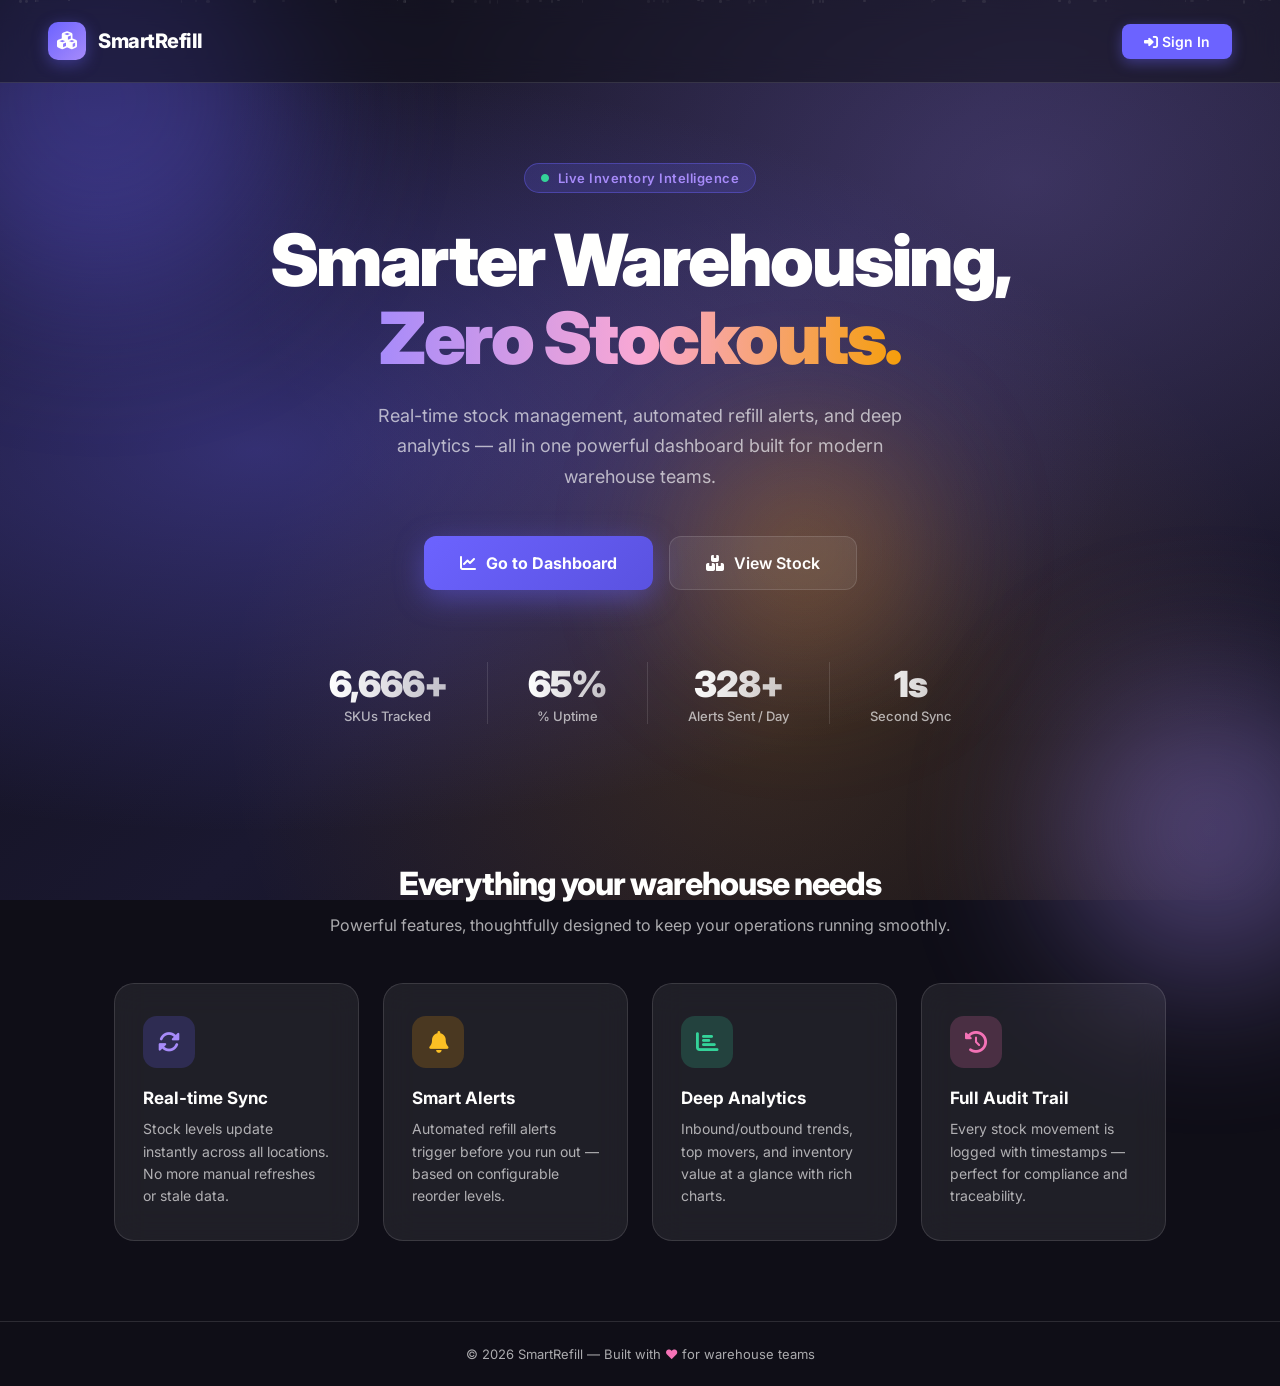
<file: templates/index.html>
<!DOCTYPE html>
<html lang="en">

<head>
    <meta charset="UTF-8">
    <meta name="viewport" content="width=device-width, initial-scale=1.0">
    <title>Smart Refill — Smart Warehouse Inventory System</title>
    <meta name="description"
        content="Real-time stock management, inventory tracking, and automated refill alerts for your warehouse operations.">
    <link href="https://fonts.googleapis.com/css2?family=Inter:wght@300;400;500;600;700;800;900&display=swap"
        rel="stylesheet">
    <link href="https://cdnjs.cloudflare.com/ajax/libs/font-awesome/6.5.0/css/all.min.css" rel="stylesheet">
    <style>
        *,
        *::before,
thon         *::after {
            box-sizing: border-box;
            margin: 0;
            padding: 0;
        }

        :root {
            --primary: #6c63ff;
            --primary-2: #a78bfa;
            --accent: #f59e0b;
            --dark: #0f0e17;
            --card-bg: rgba(255, 255, 255, 0.07);
            --border: rgba(255, 255, 255, 0.12);
            --text: #fffffe;
            --muted: rgba(255, 255, 255, 0.65);
        }

        html {
            scroll-behavior: smooth;
        }

        body {
            font-family: 'Inter', sans-serif;
            background: var(--dark);
            color: var(--text);
            overflow-x: hidden;
            min-height: 100vh;
        }

        /* ─── ANIMATED BACKGROUND ─── */
        .bg-canvas {
            position: fixed;
            inset: 0;
            z-index: 0;
            background: radial-gradient(ellipse at 20% 50%, rgba(108, 99, 255, 0.35) 0%, transparent 60%),
                radial-gradient(ellipse at 80% 20%, rgba(167, 139, 250, 0.25) 0%, transparent 55%),
                radial-gradient(ellipse at 60% 80%, rgba(245, 158, 11, 0.15) 0%, transparent 50%),
                linear-gradient(135deg, #0f0e17 0%, #1a1830 50%, #0f0e17 100%);
        }

        /* Floating orbs */
        .orb {
            position: fixed;
            border-radius: 50%;
            filter: blur(80px);
            opacity: 0.4;
            animation: floatOrb 8s ease-in-out infinite;
            pointer-events: none;
            z-index: 0;
        }

        .orb-1 {
            width: 400px;
            height: 400px;
            background: var(--primary);
            top: -100px;
            left: -100px;
            animation-delay: 0s;
        }

        .orb-2 {
            width: 300px;
            height: 300px;
            background: var(--primary-2);
            bottom: -80px;
            right: -80px;
            animation-delay: 3s;
        }

        .orb-3 {
            width: 200px;
            height: 200px;
            background: var(--accent);
            top: 50%;
            left: 55%;
            animation-delay: 5s;
        }

        @keyframes floatOrb {

            0%,
            100% {
                transform: translate(0, 0) scale(1);
            }

            50% {
                transform: translate(30px, -30px) scale(1.08);
            }
        }

        /* Particle dots */
        .particles {
            position: fixed;
            inset: 0;
            z-index: 0;
            overflow: hidden;
            pointer-events: none;
        }

        .particle {
            position: absolute;
            width: 2px;
            height: 2px;
            background: rgba(255, 255, 255, 0.6);
            border-radius: 50%;
            animation: rise linear infinite;
        }

        @keyframes rise {
            0% {
                transform: translateY(100vh) scale(0);
                opacity: 0;
            }

            10% {
                opacity: 1;
            }

            90% {
                opacity: 1;
            }

            100% {
                transform: translateY(-10vh) scale(1.5);
                opacity: 0;
            }
        }

        /* ─── LAYOUT ─── */
        .page {
            position: relative;
            z-index: 1;
            min-height: 100vh;
            display: flex;
            flex-direction: column;
        }

        /* ─── NAV ─── */
        nav {
            display: flex;
            align-items: center;
            justify-content: space-between;
            padding: 22px 48px;
            border-bottom: 1px solid var(--border);
            backdrop-filter: blur(12px);
            background: rgba(15, 14, 23, 0.5);
        }

        .nav-brand {
            display: flex;
            align-items: center;
            gap: 12px;
            font-weight: 800;
            font-size: 20px;
            letter-spacing: -0.5px;
            color: var(--text);
            text-decoration: none;
        }

        .nav-brand .logo-icon {
            width: 38px;
            height: 38px;
            background: linear-gradient(135deg, var(--primary), var(--primary-2));
            border-radius: 10px;
            display: flex;
            align-items: center;
            justify-content: center;
            font-size: 18px;
            box-shadow: 0 4px 16px rgba(108, 99, 255, 0.4);
        }

        .nav-links {
            display: flex;
            align-items: center;
            gap: 12px;
        }

        .btn-nav-login {
            padding: 9px 22px;
            border-radius: 8px;
            background: var(--primary);
            color: #fff;
            font-weight: 600;
            font-size: 14px;
            text-decoration: none;
            transition: all 0.25s ease;
            box-shadow: 0 4px 14px rgba(108, 99, 255, 0.4);
        }

        .btn-nav-login:hover {
            background: #5a52e0;
            transform: translateY(-2px);
            box-shadow: 0 8px 22px rgba(108, 99, 255, 0.5);
        }

        /* ─── HERO SECTION ─── */
        .hero {
            flex: 1;
            display: flex;
            flex-direction: column;
            align-items: center;
            justify-content: center;
            text-align: center;
            padding: 80px 24px 60px;
        }

        .badge {
            display: inline-flex;
            align-items: center;
            gap: 8px;
            background: rgba(108, 99, 255, 0.18);
            border: 1px solid rgba(108, 99, 255, 0.4);
            color: var(--primary-2);
            font-size: 13px;
            font-weight: 600;
            padding: 6px 16px;
            border-radius: 50px;
            margin-bottom: 28px;
            animation: fadeInDown 0.6s ease both;
            letter-spacing: 0.5px;
        }

        .badge i {
            font-size: 11px;
        }

        .hero h1 {
            font-size: clamp(38px, 6vw, 72px);
            font-weight: 900;
            line-height: 1.08;
            letter-spacing: -2.5px;
            margin-bottom: 24px;
            animation: fadeInDown 0.7s ease 0.1s both;
        }

        .hero h1 .grad {
            background: linear-gradient(90deg, var(--primary-2) 0%, #f9a8d4 50%, var(--accent) 100%);
            -webkit-background-clip: text;
            -webkit-text-fill-color: transparent;
            background-clip: text;
        }

        .hero p.subtitle {
            max-width: 560px;
            font-size: 18px;
            line-height: 1.7;
            color: var(--muted);
            margin-bottom: 44px;
            animation: fadeInDown 0.7s ease 0.2s both;
        }

        /* ─── CTA BUTTONS ─── */
        .cta-group {
            display: flex;
            gap: 16px;
            flex-wrap: wrap;
            justify-content: center;
            animation: fadeInDown 0.7s ease 0.3s both;
            margin-bottom: 72px;
        }

        .btn-primary {
            display: inline-flex;
            align-items: center;
            gap: 10px;
            padding: 16px 36px;
            background: linear-gradient(135deg, var(--primary) 0%, #5a52e0 100%);
            color: #fff;
            font-weight: 700;
            font-size: 16px;
            border-radius: 12px;
            text-decoration: none;
            box-shadow: 0 8px 30px rgba(108, 99, 255, 0.45);
            transition: all 0.3s ease;
            position: relative;
            overflow: hidden;
        }

        .btn-primary::before {
            content: '';
            position: absolute;
            inset: 0;
            background: linear-gradient(135deg, rgba(255, 255, 255, 0.15), transparent);
            opacity: 0;
            transition: opacity 0.3s;
        }

        .btn-primary:hover {
            transform: translateY(-4px);
            box-shadow: 0 16px 40px rgba(108, 99, 255, 0.55);
        }

        .btn-primary:hover::before {
            opacity: 1;
        }

        .btn-ghost {
            display: inline-flex;
            align-items: center;
            gap: 10px;
            padding: 16px 36px;
            background: var(--card-bg);
            color: var(--text);
            font-weight: 600;
            font-size: 16px;
            border-radius: 12px;
            text-decoration: none;
            border: 1px solid var(--border);
            backdrop-filter: blur(10px);
            transition: all 0.3s ease;
        }

        .btn-ghost:hover {
            background: rgba(255, 255, 255, 0.12);
            border-color: rgba(255, 255, 255, 0.25);
            transform: translateY(-4px);
            box-shadow: 0 12px 30px rgba(0, 0, 0, 0.25);
        }

        /* ─── STATS ROW ─── */
        .stats-row {
            display: flex;
            gap: 40px;
            justify-content: center;
            flex-wrap: wrap;
            animation: fadeInDown 0.7s ease 0.4s both;
            margin-bottom: 80px;
        }

        .stat-item {
            text-align: center;
        }

        .stat-item .num {
            font-size: 36px;
            font-weight: 900;
            letter-spacing: -1px;
            background: linear-gradient(90deg, #fff, rgba(255, 255, 255, 0.7));
            -webkit-background-clip: text;
            -webkit-text-fill-color: transparent;
            background-clip: text;
        }

        .stat-item .label {
            font-size: 13px;
            color: var(--muted);
            margin-top: 2px;
            font-weight: 500;
        }

        .stat-divider {
            width: 1px;
            background: var(--border);
            align-self: stretch;
        }

        /* ─── FEATURE CARDS ─── */
        .features {
            padding: 0 24px 80px;
            max-width: 1100px;
            margin: 0 auto;
            width: 100%;
        }

        .features-header {
            text-align: center;
            margin-bottom: 48px;
            animation: fadeInUp 0.7s ease 0.5s both;
        }

        .features-header h2 {
            font-size: 32px;
            font-weight: 800;
            letter-spacing: -1px;
            margin-bottom: 12px;
        }

        .features-header p {
            color: var(--muted);
            font-size: 16px;
        }

        .card-grid {
            display: grid;
            grid-template-columns: repeat(auto-fit, minmax(240px, 1fr));
            gap: 24px;
        }

        .feat-card {
            background: var(--card-bg);
            border: 1px solid var(--border);
            border-radius: 20px;
            padding: 32px 28px;
            backdrop-filter: blur(16px);
            transition: all 0.35s ease;
            animation: fadeInUp 0.6s ease both;
            cursor: default;
        }

        .feat-card:nth-child(1) {
            animation-delay: 0.1s;
        }

        .feat-card:nth-child(2) {
            animation-delay: 0.2s;
        }

        .feat-card:nth-child(3) {
            animation-delay: 0.3s;
        }

        .feat-card:nth-child(4) {
            animation-delay: 0.4s;
        }

        .feat-card:hover {
            transform: translateY(-8px);
            background: rgba(255, 255, 255, 0.1);
            border-color: rgba(255, 255, 255, 0.22);
            box-shadow: 0 24px 48px rgba(0, 0, 0, 0.3);
        }

        .feat-icon {
            width: 52px;
            height: 52px;
            border-radius: 14px;
            display: flex;
            align-items: center;
            justify-content: center;
            font-size: 22px;
            margin-bottom: 20px;
        }

        .feat-icon.purple {
            background: rgba(108, 99, 255, 0.2);
            color: var(--primary-2);
        }

        .feat-icon.amber {
            background: rgba(245, 158, 11, 0.2);
            color: #fbbf24;
        }

        .feat-icon.green {
            background: rgba(52, 211, 153, 0.2);
            color: #34d399;
        }

        .feat-icon.pink {
            background: rgba(244, 114, 182, 0.2);
            color: #f472b6;
        }

        .feat-card h3 {
            font-size: 17px;
            font-weight: 700;
            margin-bottom: 10px;
        }

        .feat-card p {
            font-size: 14px;
            color: var(--muted);
            line-height: 1.6;
        }

        /* ─── FOOTER ─── */
        footer {
            text-align: center;
            padding: 24px;
            color: var(--muted);
            font-size: 13px;
            border-top: 1px solid var(--border);
        }

        footer span {
            color: #f472b6;
        }

        /* ─── ANIMATIONS ─── */
        @keyframes fadeInDown {
            from {
                opacity: 0;
                transform: translateY(-24px);
            }

            to {
                opacity: 1;
                transform: translateY(0);
            }
        }

        @keyframes fadeInUp {
            from {
                opacity: 0;
                transform: translateY(24px);
            }

            to {
                opacity: 1;
                transform: translateY(0);
            }
        }

        /* ─── RESPONSIVE ─── */
        @media (max-width: 600px) {
            nav {
                padding: 16px 20px;
            }

            .hero {
                padding: 60px 16px 40px;
            }

            .stats-row {
                gap: 24px;
            }

            .stat-divider {
                display: none;
            }

            .cta-group {
                flex-direction: column;
                align-items: center;
            }

            .btn-primary,
            .btn-ghost {
                width: 100%;
                max-width: 320px;
                justify-content: center;
            }
        }
    </style>
</head>

<body>

    <!-- Background layers -->
    <div class="bg-canvas"></div>
    <div class="orb orb-1"></div>
    <div class="orb orb-2"></div>
    <div class="orb orb-3"></div>
    <div class="particles" id="particles"></div>

    <div class="page">

        <!-- NAV -->
        <nav>
            <a href="/" class="nav-brand">
                <div class="logo-icon"><i class="fas fa-cubes"></i></div>
                SmartRefill
            </a>
            <div class="nav-links">
                <a href="/login" class="btn-nav-login"><i class="fas fa-sign-in-alt"></i> Sign In</a>
            </div>
        </nav>

        <!-- HERO -->
        <section class="hero">
            <div class="badge"><i class="fas fa-circle" style="color:#34d399;font-size:8px;"></i> Live Inventory
                Intelligence</div>

            <h1>
                Smarter Warehousing,<br>
                <span class="grad">Zero Stockouts.</span>
            </h1>

            <p class="subtitle">
                Real-time stock management, automated refill alerts, and deep analytics —
                all in one powerful dashboard built for modern warehouse teams.
            </p>

            <div class="cta-group">
                <a href="/login" id="btn-dashboard" class="btn-primary">
                    <i class="fas fa-chart-line"></i> Go to Dashboard
                </a>
                <a href="/login?next=/products" id="btn-viewstock" class="btn-ghost">
                    <i class="fas fa-boxes"></i> View Stock
                </a>
            </div>

            <!-- Quick stats -->
            <div class="stats-row">
                <div class="stat-item">
                    <div class="num" data-target="10000">0</div>
                    <div class="label">SKUs Tracked</div>
                </div>
                <div class="stat-divider"></div>
                <div class="stat-item">
                    <div class="num" data-target="99">0</div>
                    <div class="label">% Uptime</div>
                </div>
                <div class="stat-divider"></div>
                <div class="stat-item">
                    <div class="num" data-target="500">0</div>
                    <div class="label">Alerts Sent / Day</div>
                </div>
                <div class="stat-divider"></div>
                <div class="stat-item">
                    <div class="num" data-target="3">0</div>
                    <div class="label">Second Sync</div>
                </div>
            </div>
        </section>

        <!-- FEATURE CARDS -->
        <section class="features">
            <div class="features-header">
                <h2>Everything your warehouse needs</h2>
                <p>Powerful features, thoughtfully designed to keep your operations running smoothly.</p>
            </div>

            <div class="card-grid">
                <div class="feat-card">
                    <div class="feat-icon purple"><i class="fas fa-sync-alt"></i></div>
                    <h3>Real-time Sync</h3>
                    <p>Stock levels update instantly across all locations. No more manual refreshes or stale data.</p>
                </div>
                <div class="feat-card">
                    <div class="feat-icon amber"><i class="fas fa-bell"></i></div>
                    <h3>Smart Alerts</h3>
                    <p>Automated refill alerts trigger before you run out — based on configurable reorder levels.</p>
                </div>
                <div class="feat-card">
                    <div class="feat-icon green"><i class="fas fa-chart-bar"></i></div>
                    <h3>Deep Analytics</h3>
                    <p>Inbound/outbound trends, top movers, and inventory value at a glance with rich charts.</p>
                </div>
                <div class="feat-card">
                    <div class="feat-icon pink"><i class="fas fa-history"></i></div>
                    <h3>Full Audit Trail</h3>
                    <p>Every stock movement is logged with timestamps — perfect for compliance and traceability.</p>
                </div>
            </div>
        </section>

        <!-- FOOTER -->
        <footer>
            &copy; 2026 SmartRefill &mdash; Built with <span>♥</span> for warehouse teams
        </footer>

    </div><!-- /page -->

    <script>
        /* ── Floating particles ── */
        const container = document.getElementById('particles');
        for (let i = 0; i < 55; i++) {
            const p = document.createElement('div');
            p.className = 'particle';
            p.style.cssText = `
            left: ${Math.random() * 100}%;
            width: ${Math.random() * 3 + 1}px;
            height: ${Math.random() * 3 + 1}px;
            animation-duration: ${Math.random() * 14 + 8}s;
            animation-delay: ${Math.random() * 10}s;
            opacity: ${Math.random() * 0.5 + 0.2};
        `;
            container.appendChild(p);
        }

        /* ── Animated counters ── */
        function animateCounter(el) {
            const target = +el.dataset.target;
            const suffix = target >= 10000 ? '+' : target === 99 ? '%' : target === 3 ? 's' : '+';
            const duration = 1800;
            const step = 16;
            const totalSteps = duration / step;
            let current = 0;
            const increment = target / totalSteps;
            const timer = setInterval(() => {
                current += increment;
                if (current >= target) { current = target; clearInterval(timer); }
                el.textContent = Math.floor(current).toLocaleString() + suffix;
            }, step);
        }

        const observer = new IntersectionObserver(entries => {
            entries.forEach(e => {
                if (e.isIntersecting) {
                    animateCounter(e.target);
                    observer.unobserve(e.target);
                }
            });
        }, { threshold: 0.5 });

        document.querySelectorAll('.num[data-target]').forEach(el => observer.observe(el));
    </script>

</body>

</html>
</file>
